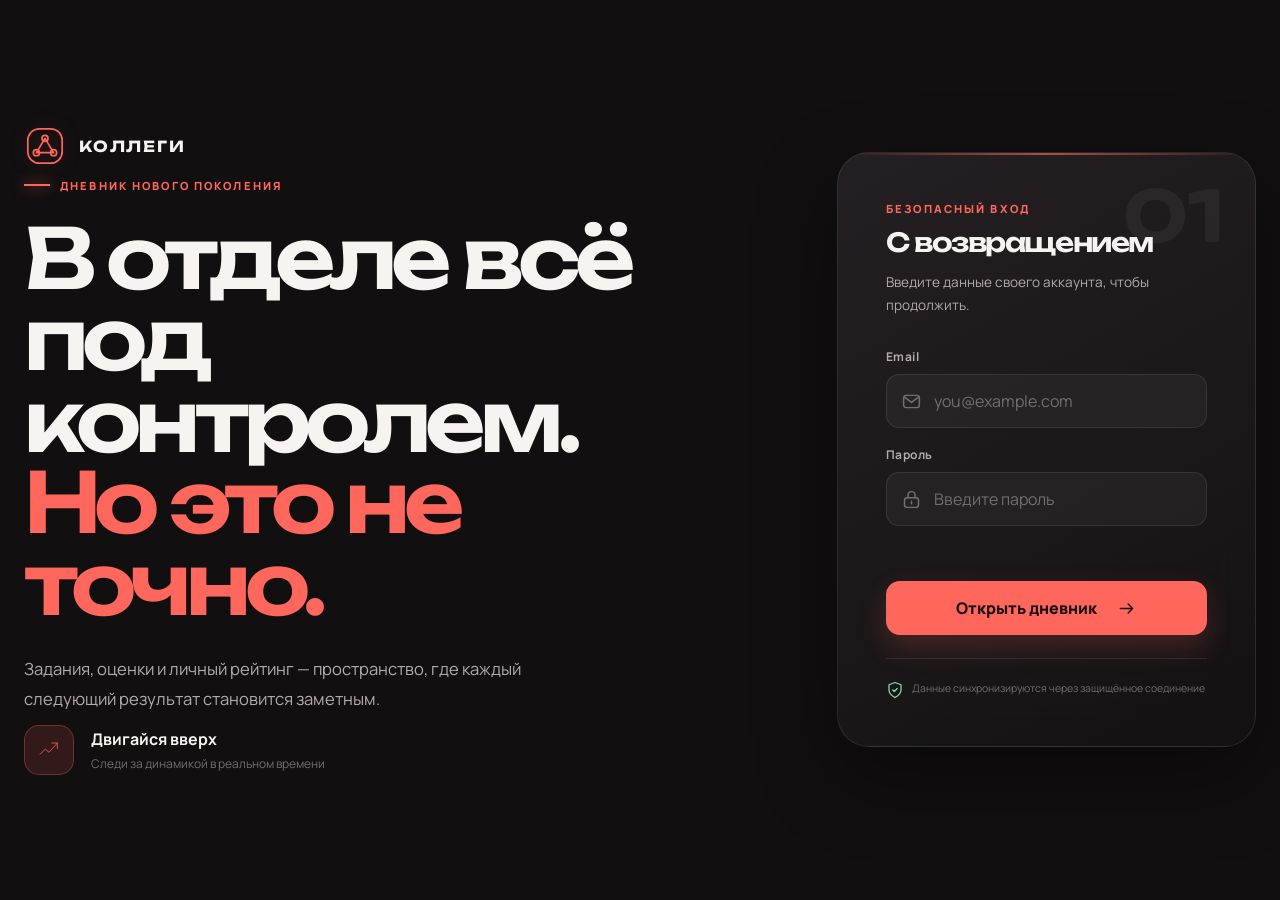
<file: index.html>
<!doctype html>
<html lang="ru">
  <head>
    <meta charset="UTF-8" />
    <meta name="viewport" content="width=device-width, initial-scale=1.0" />
    <meta http-equiv="refresh" content="0; url=login.html" />
    <meta name="theme-color" content="#110f10" />
    <link rel="icon" type="image/svg+xml" href="assets/favicon.svg?v=3" />
    <title>Коллеги</title>
    <script>window.location.replace("login.html");</script>
  </head>
  <body style="margin:0;background:#110f10;color:#f7f3f1;font-family:system-ui;display:grid;place-items:center;min-height:100vh">
    <p>Открываем дневник… <a style="color:#ff665c" href="login.html">Перейти вручную</a></p>
  </body>
</html>
</file>
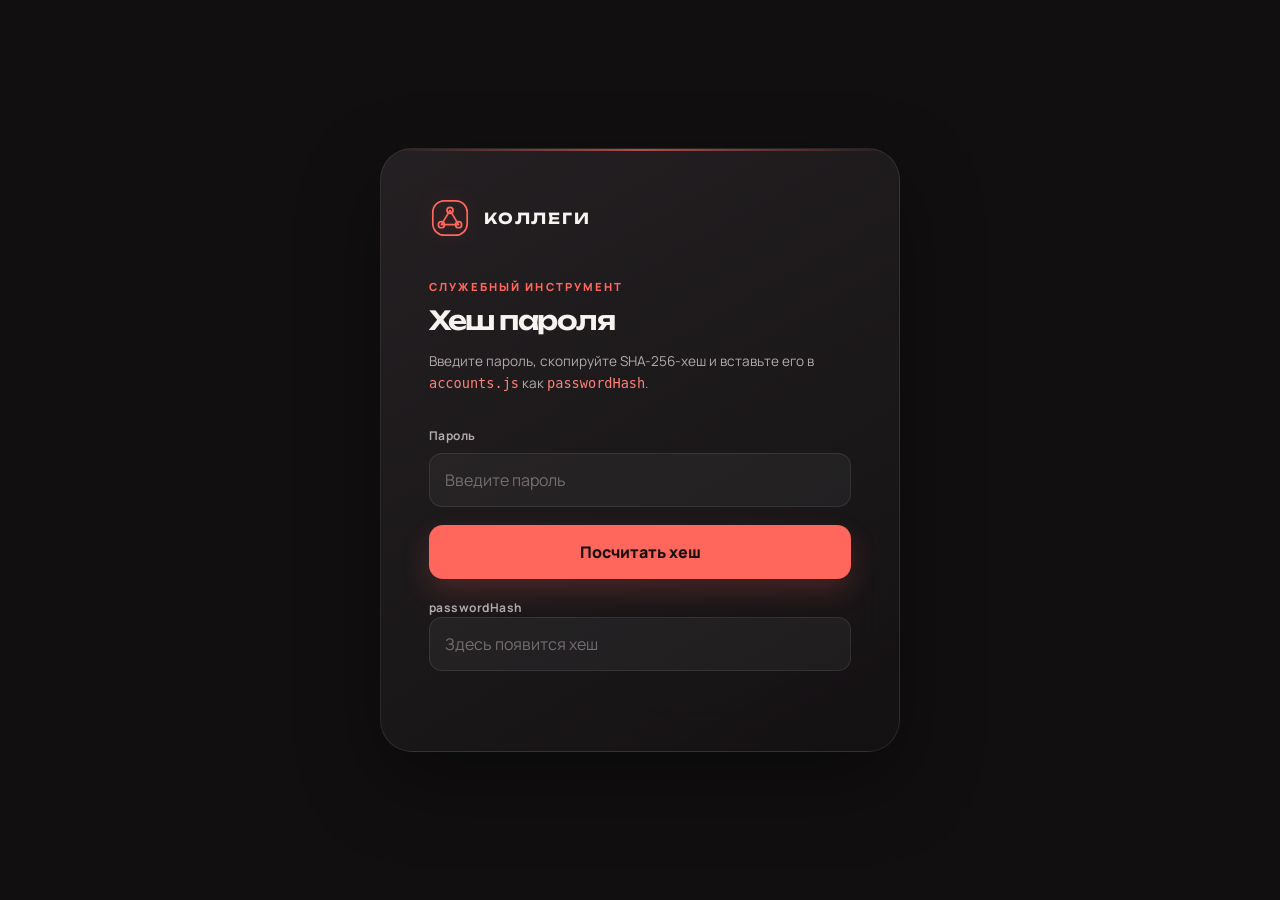
<file: hash-tool.html>
<!doctype html>
<html lang="ru">
  <head>
    <meta charset="UTF-8" />
    <meta name="viewport" content="width=device-width, initial-scale=1.0" />
    <meta name="theme-color" content="#110f10" />
    <title>Хеш пароля — Коллеги</title>
    <link rel="preconnect" href="https://fonts.googleapis.com" />
    <link rel="preconnect" href="https://fonts.gstatic.com" crossorigin />
    <link href="https://fonts.googleapis.com/css2?family=Manrope:wght@400;500;600;700;800&family=Unbounded:wght@500;600;700&display=swap" rel="stylesheet" />
    <link rel="icon" type="image/svg+xml" href="assets/favicon.svg?v=3" />
    <link rel="stylesheet" href="styles.css?v=20260725-17" />
  </head>
  <body class="auth-page helper-page">
    <div class="ambient" aria-hidden="true">
      <div class="ambient__grid"></div><div class="ambient__beam ambient__beam--one"></div><div class="ambient__beam ambient__beam--two"></div><div class="ambient__orb"></div><div class="ambient__noise"></div>
    </div>
    <main class="auth-shell">
      <section class="auth-panel" aria-labelledby="hash-title">
        <a class="brand helper-brand" href="login.html"><svg class="brand-mark" viewBox="0 0 44 44" aria-hidden="true"><rect x="4" y="4" width="36" height="36" rx="12"/><path d="m22 14-9 15h18L22 14Z"/><circle cx="22" cy="14" r="3.2"/><circle cx="13" cy="29" r="3.2"/><circle cx="31" cy="29" r="3.2"/></svg><span>КОЛЛЕГИ</span></a>
        <p class="section-index">СЛУЖЕБНЫЙ ИНСТРУМЕНТ</p>
        <h2 id="hash-title">Хеш пароля</h2>
        <p class="muted">Введите пароль, скопируйте SHA-256-хеш и вставьте его в <code>accounts.js</code> как <code>passwordHash</code>.</p>

        <form class="auth-form" id="hashForm" autocomplete="off">
          <label>
            <span>Пароль</span>
            <input id="passwordInput" type="text" placeholder="Введите пароль" required />
          </label>
          <button class="primary-button" type="submit">Посчитать хеш</button>
        </form>

        <label style="margin-top: 16px; display: block;">
          <span>passwordHash</span>
          <input id="hashOutput" type="text" readonly placeholder="Здесь появится хеш" />
        </label>
        <p class="muted" id="hashStatus" role="status"></p>
      </section>
    </main>

    <script>
      const form = document.querySelector("#hashForm");
      const passwordInput = document.querySelector("#passwordInput");
      const hashOutput = document.querySelector("#hashOutput");
      const hashStatus = document.querySelector("#hashStatus");

      async function sha256Hex(value) {
        const bytes = new TextEncoder().encode(value);
        const digest = await crypto.subtle.digest("SHA-256", bytes);
        return Array.from(new Uint8Array(digest))
          .map((byte) => byte.toString(16).padStart(2, "0"))
          .join("");
      }

      form.addEventListener("submit", async (event) => {
        event.preventDefault();
        const hash = await sha256Hex(passwordInput.value);
        hashOutput.value = hash;
        try {
          await navigator.clipboard.writeText(hash);
          hashStatus.textContent = "Хеш посчитан и скопирован в буфер обмена.";
        } catch {
          hashStatus.textContent = "Хеш посчитан. Скопируйте его вручную.";
        }
      });
    </script>
  </body>
</html>
</file>
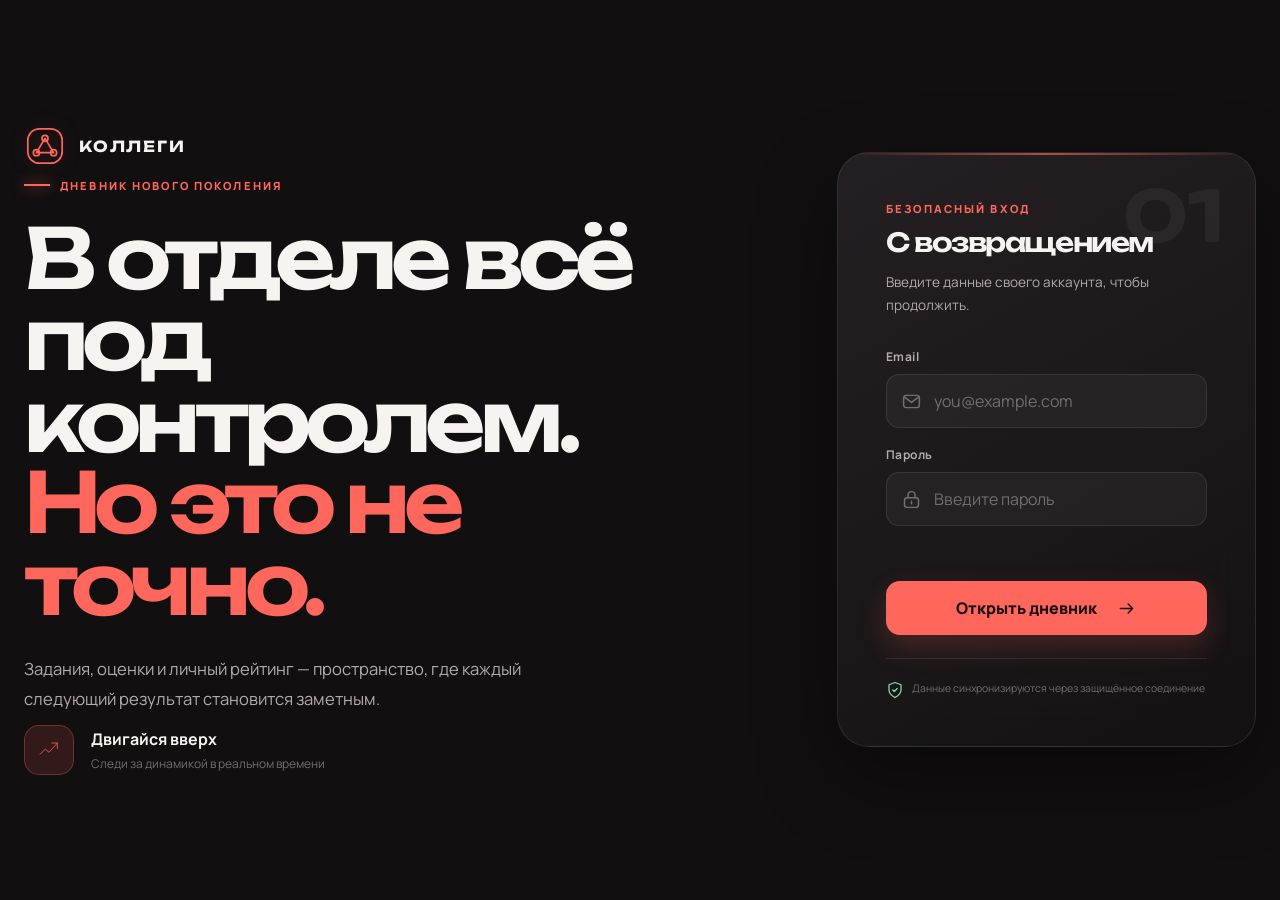
<file: login.html>
<!doctype html>
<html lang="ru">
  <head>
    <meta charset="UTF-8" />
    <meta name="viewport" content="width=device-width, initial-scale=1.0" />
    <meta name="theme-color" content="#110f10" />
    <title>Вход — Коллеги</title>
    <link rel="preconnect" href="https://fonts.googleapis.com" />
    <link rel="preconnect" href="https://fonts.gstatic.com" crossorigin />
    <link href="https://fonts.googleapis.com/css2?family=Manrope:wght@400;500;600;700;800&family=Unbounded:wght@500;600;700&display=swap" rel="stylesheet" />
    <link rel="icon" type="image/svg+xml" href="assets/favicon.svg?v=3" />
    <link rel="stylesheet" href="styles.css?v=20260725-17" />
  </head>
  <body class="auth-page">
    <div class="ambient" aria-hidden="true">
      <div class="ambient__grid"></div><div class="ambient__beam ambient__beam--one"></div><div class="ambient__beam ambient__beam--two"></div><div class="ambient__orb"></div><div class="ambient__noise"></div><div class="cursor-glow"></div>
    </div>
    <main class="auth-shell">
      <section class="auth-story" data-animate="auth-story">
        <a class="brand" href="login.html" aria-label="Коллеги">
          <svg class="brand-mark" viewBox="0 0 44 44" aria-hidden="true"><rect x="4" y="4" width="36" height="36" rx="12"/><path d="m22 14-9 15h18L22 14Z"/><circle cx="22" cy="14" r="3.2"/><circle cx="13" cy="29" r="3.2"/><circle cx="31" cy="29" r="3.2"/></svg><span>КОЛЛЕГИ</span>
        </a>
        <div class="auth-story__copy">
          <p class="eyebrow"><span></span> Дневник нового поколения</p>
          <h1>В отделе всё<br />под контролем.<br /><em>Но это не точно.</em></h1>
          <p>Задания, оценки и личный рейтинг — пространство, где каждый следующий результат становится заметным.</p>
        </div>
        <div class="auth-metric">
          <svg viewBox="0 0 56 56" aria-hidden="true"><path d="M9 37 20 26l8 7 18-20"/><path d="M34 13h12v12"/></svg>
          <div><strong>Двигайся вверх</strong><span>Следи за динамикой в реальном времени</span></div>
        </div>
      </section>

      <section class="auth-panel" aria-labelledby="auth-title" data-animate="auth-panel">
        <div class="auth-panel__number">01</div>
        <p class="section-index">БЕЗОПАСНЫЙ ВХОД</p>
        <h2 id="auth-title">С возвращением</h2>
        <p class="muted">Введите данные своего аккаунта, чтобы продолжить.</p>
        <form class="auth-form" id="loginForm" autocomplete="on">
          <label>
            <span>Email</span>
            <div class="input-shell"><svg viewBox="0 0 24 24" aria-hidden="true"><rect x="3" y="5" width="18" height="14" rx="3"/><path d="m4 7 8 6 8-6"/></svg><input id="email" type="email" name="email" placeholder="you@example.com" autocomplete="email" required /></div>
          </label>
          <label>
            <span>Пароль</span>
            <div class="input-shell"><svg viewBox="0 0 24 24" aria-hidden="true"><rect x="4" y="10" width="16" height="11" rx="3"/><path d="M8 10V7a4 4 0 0 1 8 0v3M12 14v3"/></svg><input id="password" type="password" name="password" placeholder="Введите пароль" autocomplete="current-password" required /></div>
          </label>
          <p class="form-error" id="errorMessage" role="alert"></p>
          <button class="primary-button auth-submit" type="submit"><span>Открыть дневник</span><svg viewBox="0 0 24 24" aria-hidden="true"><path d="M5 12h14M14 7l5 5-5 5"/></svg></button>
        </form>
        <p class="auth-footnote"><svg viewBox="0 0 24 24" aria-hidden="true"><path d="M12 22s8-4 8-10V5l-8-3-8 3v7c0 6 8 10 8 10Z"/><path d="m9 12 2 2 4-4"/></svg> Данные синхронизируются через защищённое соединение</p>
      </section>
    </main>
    <script src="https://cdn.jsdelivr.net/npm/gsap@3.13.0/dist/gsap.min.js"></script>
    <script src="accounts.js?v=20260701-33"></script>
    <script src="app.js?v=20260725-8"></script>
  </body>
</html>
</file>
<file: styles.css>
:root {
  color-scheme: dark;
  --bg: #110f10;
  --surface: #1a1719;
  --surface-2: #211d20;
  --surface-3: #292327;
  --coral: #ff665c;
  --coral-bright: #ff8078;
  --coral-soft: rgba(255, 102, 92, 0.14);
  --text: #f7f3f1;
  --text-soft: #b2aaad;
  --text-dim: #756e71;
  --line: rgba(255, 255, 255, 0.09);
  --line-strong: rgba(255, 255, 255, 0.16);
  --green: #80dfaa;
  --amber: #ffc06a;
  --red: #ff6c75;
  --radius-xl: 32px;
  --radius-lg: 24px;
  --radius-md: 16px;
  --radius-sm: 12px;
  --shadow: 0 30px 80px rgba(0, 0, 0, 0.35);
  --ease: cubic-bezier(0.2, 0.8, 0.2, 1);
}

* { box-sizing: border-box; }
html { min-height: 100%; overflow-x: hidden; background: var(--bg); scroll-behavior: smooth; }
body {
  min-height: 100vh;
  margin: 0;
  color: var(--text);
  font-family: "Manrope", ui-sans-serif, system-ui, sans-serif;
  background: var(--bg);
  -webkit-font-smoothing: antialiased;
  text-rendering: optimizeLegibility;
}
button, input, select, textarea { font: inherit; }
button { cursor: pointer; }
button, a, input, select, textarea { -webkit-tap-highlight-color: transparent; }
button:focus-visible, a:focus-visible, input:focus-visible, select:focus-visible, textarea:focus-visible {
  outline: 2px solid var(--coral);
  outline-offset: 3px;
}
[hidden] { display: none !important; }
.visually-hidden { position: absolute; width: 1px; height: 1px; padding: 0; overflow: hidden; clip: rect(0 0 0 0); white-space: nowrap; border: 0; }

/* Ambient scene */
.ambient { position: fixed; inset: 0; z-index: -2; overflow: hidden; pointer-events: none; background: var(--bg); }
.ambient__grid {
  position: absolute; inset: -20%; opacity: .38;
  background-image: linear-gradient(rgba(255,255,255,.026) 1px, transparent 1px), linear-gradient(90deg, rgba(255,255,255,.026) 1px, transparent 1px);
  background-size: 58px 58px;
  transform: perspective(700px) rotateX(58deg) translateY(-12%);
  transform-origin: 50% 0;
  mask-image: linear-gradient(to bottom, #000 0%, transparent 75%);
}
.ambient__beam { position: absolute; width: 65vw; height: 65vw; border-radius: 50%; filter: blur(110px); opacity: .18; will-change: transform; }
.ambient__beam--one { top: -38vw; right: -14vw; background: var(--coral); }
.ambient__beam--two { bottom: -48vw; left: -25vw; background: #7e3844; opacity: .13; }
.ambient__orb {
  position: absolute; top: 20%; right: 8%; width: 180px; aspect-ratio: 1; border-radius: 50%; opacity: .26;
  border: 1px solid rgba(255,102,92,.36); box-shadow: inset 0 0 70px rgba(255,102,92,.11), 0 0 80px rgba(255,102,92,.08);
  will-change: transform;
}
.ambient__orb::before, .ambient__orb::after { content: ""; position: absolute; border: 1px solid rgba(255,255,255,.08); border-radius: 50%; }
.ambient__orb::before { inset: 16px; }
.ambient__orb::after { inset: 42px; background: radial-gradient(circle at 35% 30%, rgba(255,255,255,.17), transparent 42%); }
.ambient__noise { position: absolute; inset: 0; opacity: .035; background-image: url("data:image/svg+xml,%3Csvg viewBox='0 0 180 180' xmlns='http://www.w3.org/2000/svg'%3E%3Cfilter id='n'%3E%3CfeTurbulence type='fractalNoise' baseFrequency='.9' numOctaves='4' stitchTiles='stitch'/%3E%3C/filter%3E%3Crect width='100%25' height='100%25' filter='url(%23n)' opacity='.75'/%3E%3C/svg%3E"); }
.cursor-glow { position: absolute; left: 50%; top: 40%; width: 420px; height: 420px; border-radius: 50%; background: rgba(255,102,92,.055); filter: blur(70px); transform: translate(-50%,-50%); will-change: transform; }

/* Shared typography and controls */
h1, h2, h3, p { margin-top: 0; }
h1, h2 { font-family: "Unbounded", "Manrope", sans-serif; }
h1 { margin-bottom: 0; font-size: clamp(2.45rem, 6.2vw, 6.8rem); line-height: .98; letter-spacing: -.07em; font-weight: 600; }
h1 em { color: var(--coral); font-style: normal; }
h2 { margin: 0; font-size: clamp(1.45rem, 2.6vw, 2.45rem); line-height: 1.12; letter-spacing: -.045em; font-weight: 600; }
.eyebrow, .section-index { color: var(--coral); font-size: .7rem; font-weight: 800; letter-spacing: .19em; text-transform: uppercase; }
.eyebrow { display: flex; align-items: center; gap: 10px; margin-bottom: 24px; }
.eyebrow > span { width: 26px; height: 2px; background: var(--coral); box-shadow: 0 0 14px var(--coral); }
.section-index { margin-bottom: 12px; }
.section-note, .muted { color: var(--text-soft); line-height: 1.65; }
.section-note { margin: 11px 0 0; font-size: .88rem; }
.glass-panel { border: 1px solid var(--line); border-radius: var(--radius-xl); background: linear-gradient(145deg, rgba(34,30,32,.88), rgba(20,18,19,.88)); box-shadow: var(--shadow); backdrop-filter: blur(24px); }
.section-head { display: flex; align-items: flex-start; justify-content: space-between; gap: 24px; }
.compact-head { align-items: center; padding-bottom: 27px; border-bottom: 1px solid var(--line); }
.section-icon { width: 52px; height: 52px; color: var(--coral); fill: none; stroke: currentColor; stroke-width: 1.5; }

svg { fill: none; stroke: currentColor; stroke-width: 1.7; stroke-linecap: round; stroke-linejoin: round; }
.primary-button, .secondary-button, .cancel-button, .text-button, .icon-button, .nav-button, .range-button, .date-trigger, .date-nav, .calendar-close {
  border: 0; color: var(--text); transition: color .2s var(--ease), border-color .2s var(--ease), background .2s var(--ease), transform .2s var(--ease), box-shadow .2s var(--ease);
}
.primary-button { min-height: 54px; display: inline-flex; align-items: center; justify-content: center; gap: 18px; padding: 0 22px; border-radius: 14px; color: #180e0e; background: var(--coral); font-weight: 800; box-shadow: 0 12px 28px rgba(255,102,92,.2); }
.primary-button svg { width: 21px; }
.primary-button:hover { background: var(--coral-bright); transform: translateY(-2px); box-shadow: 0 16px 34px rgba(255,102,92,.28); }
.primary-button:active { transform: translateY(0) scale(.98); }
.primary-button.small { min-height: 44px; padding-inline: 20px; }
.secondary-button, .cancel-button { min-height: 50px; padding: 0 19px; border: 1px solid var(--line-strong); border-radius: 13px; background: rgba(255,255,255,.035); font-weight: 700; }
.secondary-button:hover, .cancel-button:hover { border-color: rgba(255,102,92,.5); background: var(--coral-soft); }
.text-button { padding: 10px; background: transparent; color: var(--text-soft); font-weight: 700; }
.text-button:hover { color: var(--coral); }

input, select, textarea, .date-trigger {
  width: 100%; min-width: 0; height: 54px; padding: 0 15px; border: 1px solid var(--line); border-radius: 13px; color: var(--text); background: rgba(255,255,255,.045); outline: none;
  transition: border-color .2s var(--ease), background .2s var(--ease), box-shadow .2s var(--ease);
}
textarea { height: auto; min-height: 74px; padding-block: 12px; resize: vertical; }
input::placeholder { color: var(--text-dim); }
input:focus, select:focus, textarea:focus, .date-trigger:focus { border-color: rgba(255,102,92,.7); background: rgba(255,255,255,.065); box-shadow: 0 0 0 4px rgba(255,102,92,.1); }
select { appearance: none; padding-right: 42px; background-image: linear-gradient(45deg, transparent 50%, var(--text-soft) 50%), linear-gradient(135deg, var(--text-soft) 50%, transparent 50%); background-position: calc(100% - 20px) 23px, calc(100% - 15px) 23px; background-size: 5px 5px; background-repeat: no-repeat; }
select option { background: var(--surface-2); color: var(--text); }
label { display: grid; gap: 9px; min-width: 0; }
label > span { color: var(--text-soft); font-size: .75rem; font-weight: 700; letter-spacing: .04em; }
.native-control-hidden { position: absolute !important; width: 1px !important; height: 1px !important; min-height: 0 !important; margin: 0 !important; padding: 0 !important; opacity: 0 !important; pointer-events: none !important; }
.custom-control { position: relative; width: 100%; min-width: 0; }
.custom-select__button { width: 100%; height: 54px; display: flex; align-items: center; justify-content: space-between; gap: 12px; padding: 0 15px; border: 1px solid var(--line); border-radius: 13px; color: var(--text); background: rgba(255,255,255,.045); text-align: left; font-weight: 700; transition: border-color .2s var(--ease), background .2s var(--ease), box-shadow .2s var(--ease); }
.custom-select__button > span { overflow: hidden; text-overflow: ellipsis; white-space: nowrap; }
.custom-select__button > svg { flex: 0 0 auto; width: 18px; color: var(--coral); transition: transform .24s var(--ease); }
.custom-select__button.is-placeholder, .custom-time__value.is-placeholder { color: var(--text-dim); }
.custom-select__button:hover { border-color: var(--line-strong); background: rgba(255,255,255,.065); }
.custom-control.is-open > .custom-select__button { border-color: rgba(255,102,92,.7); background: rgba(255,255,255,.07); box-shadow: 0 0 0 4px rgba(255,102,92,.1); }
.custom-control.is-open > .custom-select__button > svg { transform: rotate(180deg); }
.custom-select__button:disabled { cursor: not-allowed; opacity: .55; }
.custom-select__menu, .custom-time__menu { position: absolute; z-index: 80; top: calc(100% + 8px); left: 0; width: 100%; padding: 7px; visibility: hidden; opacity: 0; transform: translateY(-7px) scale(.985); transform-origin: 50% 0; border: 1px solid var(--line-strong); border-radius: 16px; background: rgba(29,25,27,.98); box-shadow: 0 24px 60px rgba(0,0,0,.5); backdrop-filter: blur(24px); transition: opacity .2s var(--ease), transform .2s var(--ease), visibility .2s; }
.custom-control.is-open > .custom-select__menu, .custom-control.is-open > .custom-time__menu { visibility: visible; opacity: 1; transform: translateY(0) scale(1); }
.entry-composer:has(.custom-control.is-open), .teacher-tools:has(.custom-control.is-open) { position: relative; z-index: 90; }
.custom-select__menu { max-height: 292px; overflow-y: auto; scrollbar-width: thin; scrollbar-color: rgba(255,102,92,.38) transparent; }
.custom-option { width: 100%; min-height: 44px; display: flex; align-items: center; justify-content: space-between; gap: 12px; padding: 9px 11px; border: 0; border-radius: 10px; color: var(--text-soft); background: transparent; text-align: left; font-size: .82rem; font-weight: 700; transition: color .15s var(--ease), background .15s var(--ease); }
.custom-option svg { width: 17px; color: var(--coral); }
.custom-option:hover { color: var(--text); background: rgba(255,255,255,.065); }
.custom-option.is-selected { color: var(--coral-bright); background: var(--coral-soft); }
.custom-option.is-placeholder:not(.is-selected) { color: var(--text-dim); }
.custom-time__button > svg { transform: none !important; }
.custom-control.is-open > .custom-time__button > svg { transform: none !important; }
.custom-time__menu { width: 270px; padding: 12px; }
.custom-time__heading { display: grid; grid-template-columns: 1fr 1fr; gap: 8px; padding: 0 6px 9px; color: var(--text-dim); text-align: center; font-size: .62rem; font-weight: 800; letter-spacing: .1em; text-transform: uppercase; }
.custom-time__columns { display: grid; grid-template-columns: 1fr 1fr; gap: 8px; }
.custom-time__column { height: 220px; padding: 4px; overflow-y: auto; border: 1px solid var(--line); border-radius: 12px; background: rgba(255,255,255,.025); scrollbar-width: thin; scrollbar-color: rgba(255,102,92,.38) transparent; }
.custom-time__column button { width: 100%; height: 38px; border: 0; border-radius: 9px; color: var(--text-soft); background: transparent; font-size: .78rem; font-weight: 700; transition: .15s var(--ease); }
.custom-time__column button:hover { color: var(--text); background: rgba(255,255,255,.065); }
.custom-time__column button.is-selected { color: #1b0e0d; background: var(--coral); }
.custom-time__actions { display: flex; align-items: center; justify-content: space-between; gap: 8px; margin-top: 10px; padding-top: 10px; border-top: 1px solid var(--line); }
.custom-time__actions button { min-height: 38px; padding: 0 10px; border: 0; border-radius: 9px; color: var(--text-soft); background: transparent; font-size: .7rem; font-weight: 800; }
.custom-time__actions button:hover { color: var(--text); background: rgba(255,255,255,.06); }
.custom-time__actions [data-time-action="apply"] { color: #1b0e0d; background: var(--coral); }
.teacher-transfer .custom-select { min-width: 210px; }
.date-trigger { position: relative; text-align: left; font-weight: 700; }
.date-trigger::after { content: ""; position: absolute; right: 17px; top: 18px; width: 16px; height: 16px; opacity: .7; background: url("data:image/svg+xml,%3Csvg viewBox='0 0 24 24' fill='none' stroke='%23ff665c' stroke-width='2' xmlns='http://www.w3.org/2000/svg'%3E%3Crect x='3' y='5' width='18' height='16' rx='3'/%3E%3Cpath d='M8 3v4M16 3v4M3 10h18'/%3E%3C/svg%3E") center/contain; }

/* Header and dashboard */
.topbar { width: min(1520px, calc(100% - 48px)); height: 96px; margin: 0 auto; display: flex; align-items: center; justify-content: space-between; border-bottom: 1px solid var(--line); }
.brand { display: inline-flex; align-items: center; gap: 13px; color: var(--text); text-decoration: none; font-family: "Unbounded", sans-serif; font-size: .95rem; font-weight: 700; letter-spacing: .12em; }
.brand-mark { width: 42px; height: 42px; color: var(--coral); stroke-width: 1.8; filter: drop-shadow(0 0 10px rgba(255,102,92,.2)); }
.topbar-actions { display: flex; gap: 9px; }
.icon-button { height: 46px; display: inline-flex; align-items: center; gap: 9px; padding: 0 15px; border: 1px solid var(--line); border-radius: 13px; background: rgba(255,255,255,.025); color: var(--text-soft); font-weight: 700; }
.icon-button svg { width: 19px; }
.icon-button:hover { color: var(--text); border-color: var(--line-strong); background: rgba(255,255,255,.06); transform: translateY(-1px); }
.nav-button { height: 46px; display: inline-flex; align-items: center; gap: 9px; padding: 0 15px; border: 1px solid var(--line); border-radius: 13px; color: var(--text-soft); background: rgba(255,255,255,.025); text-decoration: none; font-weight: 700; }
.nav-button svg { width: 19px; }
.nav-button:hover { color: var(--text); border-color: rgba(255,102,92,.4); background: var(--coral-soft); transform: translateY(-1px); }
.nav-button.is-accent { color: #180e0e; border-color: var(--coral); background: var(--coral); box-shadow: 0 10px 24px rgba(255,102,92,.16); }
.nav-button.is-accent:hover { color: #180e0e; background: var(--coral-bright); }
.notify-button { color: var(--coral-bright); }
.diary-layout { width: min(1400px, calc(100% - 48px)); margin: 0 auto; padding: clamp(65px, 9vw, 130px) 0 90px; display: grid; grid-template-columns: minmax(0, 1fr); gap: 26px; }
.diary-layout > * { min-width: 0; }
.diary-page .diary-layout { padding-top: clamp(34px, 5vw, 70px); }
.ranking-page .diary-layout { padding-top: clamp(30px, 4vw, 56px); }
.ranking-hero { position: relative; min-height: 400px; }
.ranking-hero h1 { max-width: 1120px; }

/* Ranking */
.ranking-panel { padding: clamp(25px, 4vw, 44px); overflow: hidden; }
.range-button { min-width: 215px; height: 50px; display: inline-flex; align-items: center; justify-content: center; gap: 10px; padding: 0 14px; border: 1px solid var(--line-strong); border-radius: 14px; background: rgba(255,255,255,.035); color: var(--text-soft); font-size: .8rem; font-weight: 700; }
.range-button > svg:first-child { width: 19px; color: var(--coral); }
.range-button .range-chevron { width: 16px; }
.range-button:hover, .range-button[aria-expanded="true"] { color: var(--text); border-color: rgba(255,102,92,.45); background: var(--coral-soft); }
.ranking-list { margin-top: 36px; display: grid; grid-template-columns: repeat(3, minmax(0, 1fr)); gap: 12px; }
.rank-card { position: relative; min-height: 215px; display: flex; flex-direction: column; justify-content: space-between; padding: 23px; overflow: hidden; border: 1px solid var(--line); border-radius: 22px; background: rgba(255,255,255,.028); }
.rank-card::after { content: ""; position: absolute; right: -55px; bottom: -75px; width: 170px; height: 170px; border: 1px solid rgba(255,255,255,.055); border-radius: 50%; box-shadow: 0 0 0 25px rgba(255,255,255,.018), 0 0 0 50px rgba(255,255,255,.01); }
.rank-card[data-rank-position]::before { content: attr(data-rank-position); position: absolute; z-index: 1; right: 24px; bottom: 5px; width: 72px; color: rgba(255,255,255,.09); text-align: center; font-family: "Unbounded", sans-serif; font-size: 4.4rem; font-weight: 700; line-height: 1; letter-spacing: -.1em; pointer-events: none; }
.rank-card.is-first[data-rank-position]::before { color: rgba(255,102,92,.2); }
.rank-card.is-first { background: linear-gradient(145deg, rgba(255,102,92,.19), rgba(255,255,255,.025)); border-color: rgba(255,102,92,.4); }
.rank-card.is-current { box-shadow: inset 0 0 0 1px rgba(255,102,92,.35); }
.rank-card__top { display: flex; align-items: flex-start; justify-content: space-between; position: relative; z-index: 1; }
.rank-position { display: inline-flex; align-items: center; gap: 8px; color: var(--text-dim); font-family: "Unbounded", sans-serif; font-size: .72rem; }
.rank-position svg { width: 23px; height: 23px; color: var(--coral); }
.rank-average { font-family: "Unbounded", sans-serif; font-size: clamp(2.2rem, 4vw, 3.9rem); line-height: 1; letter-spacing: -.08em; color: var(--text); }
.rank-average sup { position: relative; top: -1em; margin-left: 4px; color: var(--coral); font-family: "Manrope", sans-serif; font-size: .62rem; letter-spacing: 0; }
.rank-card__person { position: relative; z-index: 1; display: flex; align-items: center; gap: 12px; margin-top: 24px; }
.rank-avatar { width: 40px; height: 40px; display: grid; place-items: center; border-radius: 13px; color: var(--coral-bright); background: var(--coral-soft); font-family: "Unbounded", sans-serif; font-size: .75rem; font-weight: 700; }
.rank-card__person strong, .rank-card__person span { display: block; }
.rank-card__person strong { font-size: .9rem; }
.rank-card__person span { margin-top: 3px; color: var(--text-dim); font-size: .7rem; }
.ranking-empty { grid-column: 1 / -1; padding: 50px 20px; text-align: center; color: var(--text-soft); }
.rank-row { grid-column: 1 / -1; display: grid; grid-template-columns: 60px 1fr auto auto; align-items: center; gap: 18px; min-height: 74px; padding: 12px 18px; border: 1px solid var(--line); border-radius: 17px; background: rgba(255,255,255,.022); }
.rank-row.is-current { border-color: rgba(255,102,92,.35); }
.rank-row__position { color: var(--text-dim); font-family: "Unbounded", sans-serif; font-size: .77rem; }
.rank-row__person { display: flex; align-items: center; gap: 12px; font-weight: 700; }
.rank-row__tasks { color: var(--text-dim); font-size: .75rem; }
.rank-row__score { min-width: 68px; text-align: right; font-family: "Unbounded", sans-serif; font-size: 1.25rem; }

/* Teacher controls and composer */
.teacher-tools { padding: 22px 26px; display: flex; align-items: center; justify-content: space-between; gap: 30px; }
.tool-copy { display: flex; align-items: center; gap: 15px; }
.tool-copy > svg { width: 34px; color: var(--coral); }
.tool-copy strong, .tool-copy span { display: block; }
.tool-copy strong { margin-bottom: 3px; }
.tool-copy span { color: var(--text-dim); font-size: .75rem; }
.teacher-transfer { display: flex; flex-wrap: wrap; gap: 10px; }
.teacher-transfer select { min-width: 210px; }
.entry-composer { padding: clamp(25px, 4vw, 42px); }
.entry-form { display: grid; grid-template-columns: 1.1fr .75fr .55fr 1.5fr; gap: 18px; padding-top: 28px; }
.comment-field { grid-column: span 3; }
.form-actions { display: flex; align-items: end; gap: 10px; }
.form-actions .primary-button { flex: 1; }

/* Personal status */
.status-strip { display: grid; grid-template-columns: minmax(0, 1.25fr) minmax(310px, .75fr); gap: 16px; }
.status-card { min-width: 0; padding: 25px 27px; overflow: hidden; border: 1px solid var(--line); border-radius: 24px; background: linear-gradient(145deg, rgba(34,30,32,.94), rgba(20,18,19,.94)); box-shadow: 0 20px 55px rgba(0,0,0,.24); }
.status-card--personal { border-color: rgba(255,102,92,.26); background: radial-gradient(circle at 100% 0, rgba(255,102,92,.15), transparent 43%), linear-gradient(145deg, rgba(39,29,32,.95), rgba(20,18,19,.94)); }
.status-card__head { display: flex; min-height: 35px; align-items: center; justify-content: space-between; gap: 16px; margin-bottom: 24px; }
.status-card__head .section-index { margin: 0; }
.status-card__body { display: flex; align-items: center; gap: 14px; min-width: 0; }
.status-avatar { flex: 0 0 auto; width: 48px; height: 48px; display: grid; place-items: center; border-radius: 15px; color: var(--coral-bright); background: var(--coral-soft); font-family: "Unbounded", sans-serif; font-size: .78rem; font-weight: 700; }
.status-avatar--teacher { color: #171010; background: var(--coral); }
.status-card__copy { min-width: 0; }
.status-card__copy strong, .status-card__copy span { display: block; }
.status-card__copy strong { overflow: hidden; text-overflow: ellipsis; white-space: nowrap; font-family: "Unbounded", sans-serif; font-size: clamp(.95rem, 1.5vw, 1.2rem); letter-spacing: -.035em; }
.status-card__copy span { margin-top: 6px; color: var(--text-dim); font-size: .72rem; }
.status-score { flex: 0 0 auto; display: flex; align-items: flex-end; gap: 4px; margin-left: auto; }
.status-score strong { font-family: "Unbounded", sans-serif; font-size: clamp(1.8rem, 3vw, 2.8rem); line-height: 1; letter-spacing: -.07em; }
.status-score span { padding-bottom: 4px; color: var(--coral); font-size: .65rem; font-weight: 800; }
.status-role-icon { width: 35px; height: 35px; color: var(--coral); }

/* Assignments table */
.assignments-section { padding: clamp(25px, 4vw, 42px); }
.diary-table-wrap { position: relative; margin-top: 14px; overflow-x: auto; }
.diary-table { width: 100%; border-collapse: collapse; min-width: 900px; }
.diary-table th { padding: 20px 15px 15px; border-bottom: 1px solid var(--line); color: var(--text-dim); text-align: left; font-size: .65rem; font-weight: 800; letter-spacing: .11em; text-transform: uppercase; }
.diary-table td { padding: 20px 15px; border-bottom: 1px solid var(--line); vertical-align: middle; font-size: .84rem; }
.diary-table tbody tr { transition: background .2s var(--ease); }
.diary-table tbody tr:hover { background: rgba(255,255,255,.025); }
.student-cell { font-weight: 800; }
.date-cell { color: var(--text-dim); font-size: .75rem !important; white-space: nowrap; }
.homework-text { color: var(--text); font-weight: 700; line-height: 1.45; }
.comment-note { margin-top: 7px; color: var(--text-soft); font-size: .74rem; line-height: 1.45; }
.comment-editor { width: 100%; min-height: 45px; margin-top: 8px; }
.grade-editor { width: 62px; height: 43px; padding: 0; text-align: center; color: var(--coral-bright); font-family: "Unbounded", sans-serif; font-weight: 700; }
.grade-pill { width: 46px; height: 42px; display: grid; place-items: center; border-radius: 12px; color: #170d0d; background: var(--coral); font-family: "Unbounded", sans-serif; font-size: .8rem; font-weight: 700; }
.grade-pill.empty { color: var(--text-dim); background: rgba(255,255,255,.05); }
.action-buttons { display: flex; justify-content: flex-end; gap: 7px; }
.edit-button, .delete-button { width: 38px; height: 38px; display: grid; place-items: center; border: 1px solid var(--line); border-radius: 11px; color: var(--text-dim); background: rgba(255,255,255,.025); transition: .2s var(--ease); }
.edit-button svg { width: 17px; fill: none; }
.edit-button:hover, .edit-button.is-confirm { color: var(--coral); border-color: rgba(255,102,92,.4); background: var(--coral-soft); }
.delete-button { font-size: 1.25rem; }
.delete-button:hover { color: var(--red); border-color: rgba(255,108,117,.35); background: rgba(255,108,117,.1); }
.inline-deadline { display: grid; gap: 7px; }
.inline-date-input, .inline-time-input, .inline-homework-input, .inline-comment-input { height: 42px; }
.inline-comment-input { margin-top: 7px; }
.empty-state { display: grid; justify-items: center; padding: 70px 20px 50px; text-align: center; }
.empty-state svg { width: 58px; margin-bottom: 20px; color: var(--coral); opacity: .65; }
.empty-state strong { margin-bottom: 8px; font-family: "Unbounded", sans-serif; font-size: 1.1rem; }
.empty-state span { color: var(--text-dim); font-size: .83rem; }
.diary-table-wrap.is-empty table { display: none; }

/* Calendars */
.date-picker-popover, .range-picker { z-index: 100; width: 310px; padding: 18px; border: 1px solid var(--line-strong); border-radius: 20px; background: rgba(28,24,26,.97); box-shadow: 0 26px 80px rgba(0,0,0,.55); backdrop-filter: blur(25px); }
.date-picker-popover { position: absolute; }
.range-picker { position: fixed; width: 350px; }
.date-picker-head { display: grid; grid-template-columns: 38px 1fr 38px; align-items: center; gap: 8px; margin-bottom: 13px; }
.date-picker-title, .range-month-title { text-align: center; font-family: "Unbounded", sans-serif; font-size: .77rem; text-transform: lowercase; }
.date-nav, .calendar-close { display: grid; place-items: center; border: 1px solid var(--line); border-radius: 10px; background: rgba(255,255,255,.03); }
.date-nav { width: 38px; height: 38px; }
.date-nav svg, .calendar-close svg { width: 18px; }
.date-nav:hover, .calendar-close:hover { color: var(--coral); border-color: rgba(255,102,92,.4); }
.date-weekdays, .date-days { display: grid; grid-template-columns: repeat(7, 1fr); gap: 3px; }
.date-weekdays { margin-bottom: 5px; }
.date-weekdays span { padding-block: 6px; color: var(--text-dim); text-align: center; font-size: .62rem; font-weight: 800; }
.date-day { position: relative; aspect-ratio: 1; border: 0; border-radius: 10px; color: var(--text-soft); background: transparent; font-size: .72rem; font-weight: 700; transition: .15s var(--ease); }
.date-day:hover { color: var(--text); background: rgba(255,255,255,.08); }
.date-day.is-muted { color: #4f494c; }
.date-day.is-today { box-shadow: inset 0 0 0 1px rgba(255,102,92,.5); }
.date-day.is-selected, .date-day.is-range-start, .date-day.is-range-end { color: #1b0f0e; background: var(--coral); }
.date-day.is-in-range { color: var(--coral-bright); background: var(--coral-soft); border-radius: 4px; }
.date-picker-actions, .range-actions { display: flex; align-items: center; justify-content: space-between; gap: 10px; margin-top: 14px; padding-top: 14px; border-top: 1px solid var(--line); }
.date-picker-actions button { border: 0; color: var(--text-soft); background: transparent; font-size: .72rem; font-weight: 700; }
.date-picker-actions button:hover { color: var(--coral); }
.range-picker__head { display: flex; align-items: flex-start; justify-content: space-between; margin-bottom: 18px; padding-bottom: 16px; border-bottom: 1px solid var(--line); }
.range-picker__head small, .range-picker__head strong { display: block; }
.range-picker__head small { margin-bottom: 5px; color: var(--text-dim); font-size: .65rem; }
.range-picker__head strong { font-size: .84rem; }
.calendar-close { width: 34px; height: 34px; }
.range-legend { display: flex; gap: 17px; margin-top: 12px; color: var(--text-dim); font-size: .62rem; }
.range-legend span { display: inline-flex; align-items: center; gap: 6px; }
.range-legend i { width: 7px; height: 7px; border-radius: 50%; background: var(--coral); }
.range-legend .legend-end { background: transparent; border: 1px solid var(--coral); }

/* Auth */
.auth-page { overflow-x: hidden; }
.auth-shell { width: min(1320px, calc(100% - 48px)); min-height: 100vh; margin: 0 auto; display: grid; grid-template-columns: minmax(0, 1.25fr) minmax(380px, .75fr); align-items: center; gap: clamp(50px, 9vw, 150px); padding: 60px 0; }
.auth-story { min-height: 650px; display: flex; flex-direction: column; justify-content: space-between; }
.auth-story__copy { max-width: 820px; }
.auth-story h1 { font-size: clamp(3.5rem, 6.5vw, 7rem); }
.auth-story__copy > p:last-child { max-width: 590px; margin: 30px 0 0; color: var(--text-soft); font-size: clamp(.95rem, 1.3vw, 1.08rem); line-height: 1.8; }
.auth-metric { display: flex; align-items: center; gap: 17px; }
.auth-metric > svg { width: 50px; height: 50px; padding: 11px; border: 1px solid rgba(255,102,92,.3); border-radius: 15px; color: var(--coral); background: var(--coral-soft); }
.auth-metric strong, .auth-metric span { display: block; }
.auth-metric strong { margin-bottom: 5px; }
.auth-metric span { color: var(--text-dim); font-size: .75rem; }
.auth-panel { position: relative; padding: clamp(28px, 4vw, 48px); border: 1px solid var(--line); border-radius: var(--radius-xl); background: linear-gradient(150deg, rgba(39,34,37,.9), rgba(20,18,19,.94)); box-shadow: var(--shadow); backdrop-filter: blur(24px); overflow: hidden; }
.auth-panel::before { content: ""; position: absolute; inset: 0 0 auto; height: 2px; background: linear-gradient(90deg, transparent, var(--coral), transparent); opacity: .65; }
.auth-panel__number { position: absolute; top: 28px; right: 30px; color: rgba(255,255,255,.05); font-family: "Unbounded", sans-serif; font-size: 4.4rem; font-weight: 700; line-height: 1; }
.auth-panel h2 { position: relative; margin-top: 6px; white-space: nowrap; font-size: clamp(1.55rem, 2.05vw, 2rem); letter-spacing: -.055em; }
.auth-panel .muted { position: relative; margin: 14px 0 32px; font-size: .85rem; }
.auth-form { display: grid; gap: 18px; }
.input-shell { position: relative; }
.input-shell > svg { position: absolute; z-index: 1; left: 15px; top: 16px; width: 21px; color: var(--text-dim); pointer-events: none; }
.input-shell input { padding-left: 47px; }
.form-error { min-height: 20px; margin: -5px 0 0; color: var(--red); font-size: .74rem; }
.auth-submit { width: 100%; margin-top: 4px; }
.auth-footnote { display: flex; align-items: center; gap: 8px; margin: 23px 0 0; padding-top: 21px; border-top: 1px solid var(--line); color: var(--text-dim); font-size: .65rem; line-height: 1.5; }
.auth-footnote svg { flex: 0 0 auto; width: 18px; color: var(--green); }

/* Legacy hash helper */
.auth-logo { width: 180px; margin-bottom: 25px; }
.hash-output { word-break: break-all; }
.helper-page .auth-shell { grid-template-columns: minmax(0, 520px); justify-content: center; }
.helper-page .auth-panel { width: 100%; }
.helper-brand { margin-bottom: 40px; }
.helper-page .section-index { margin-top: 0; }
.helper-page code { color: var(--coral-bright); }

@media (max-width: 1100px) {
  .entry-form { grid-template-columns: 1fr 1fr; }
  .comment-field { grid-column: span 1; }
  .form-actions { grid-column: span 2; }
  .auth-shell { grid-template-columns: 1fr 420px; gap: 50px; }
}

@media (max-width: 820px) {
  .topbar, .diary-layout, .auth-shell { width: min(100% - 28px, 680px); }
  .topbar { height: 78px; }
  .icon-button span { display: none; }
  .icon-button { width: 44px; padding: 0; justify-content: center; }
  .nav-button { padding-inline: 13px; }
  .diary-layout { padding-top: 65px; }
  .ranking-hero { min-height: 390px; }
  h1 { font-size: clamp(2.35rem, 10vw, 4.2rem); }
  .section-head { display: grid; }
  .range-button { width: 100%; }
  .ranking-list { grid-template-columns: 1fr; }
  .rank-card { min-height: 175px; }
  .teacher-tools { align-items: stretch; flex-direction: column; }
  .teacher-transfer { display: grid; grid-template-columns: 1fr; }
  .entry-form { grid-template-columns: 1fr; }
  .comment-field, .form-actions { grid-column: auto; }
  .status-strip { grid-template-columns: 1fr; }
  .auth-shell { min-height: auto; grid-template-columns: 1fr; gap: 42px; padding: 30px 0; }
  .auth-story { min-height: 520px; }
  .auth-panel { margin-bottom: 30px; }
}

@media (max-width: 520px) {
  .glass-panel { border-radius: 23px; }
  .diary-layout { width: calc(100% - 20px); gap: 15px; padding-bottom: 45px; }
  .ranking-hero { min-height: 340px; padding-inline: 10px; }
  .nav-button span { display: none; }
  .nav-button { width: 44px; padding: 0; justify-content: center; }
  .ranking-panel, .entry-composer, .assignments-section { padding: 22px 17px; }
  .status-card { padding: 21px 17px; }
  .status-score strong { font-size: 1.65rem; }
  .compact-head { padding-bottom: 20px; }
  .section-icon { display: none; }
  .rank-row { grid-template-columns: 40px 1fr auto; gap: 8px; padding-inline: 12px; }
  .rank-row__tasks { display: none; }
  .range-picker { width: calc(100vw - 20px); left: 10px !important; right: 10px; }
  .custom-time__menu { width: 100%; }
  .auth-shell { width: calc(100% - 20px); }
  .auth-story { min-height: 480px; padding: 10px; }
  .auth-story h1 { font-size: clamp(2.8rem, 14vw, 4rem); }
  .auth-panel { padding: 30px 22px; border-radius: 24px; }
  .auth-panel h2 { font-size: clamp(1.4rem, 6.8vw, 1.85rem); }
}

@media (prefers-reduced-motion: reduce) {
  *, *::before, *::after { scroll-behavior: auto !important; animation-duration: .01ms !important; animation-iteration-count: 1 !important; transition-duration: .01ms !important; }
  .cursor-glow { display: none; }
}
</file>
